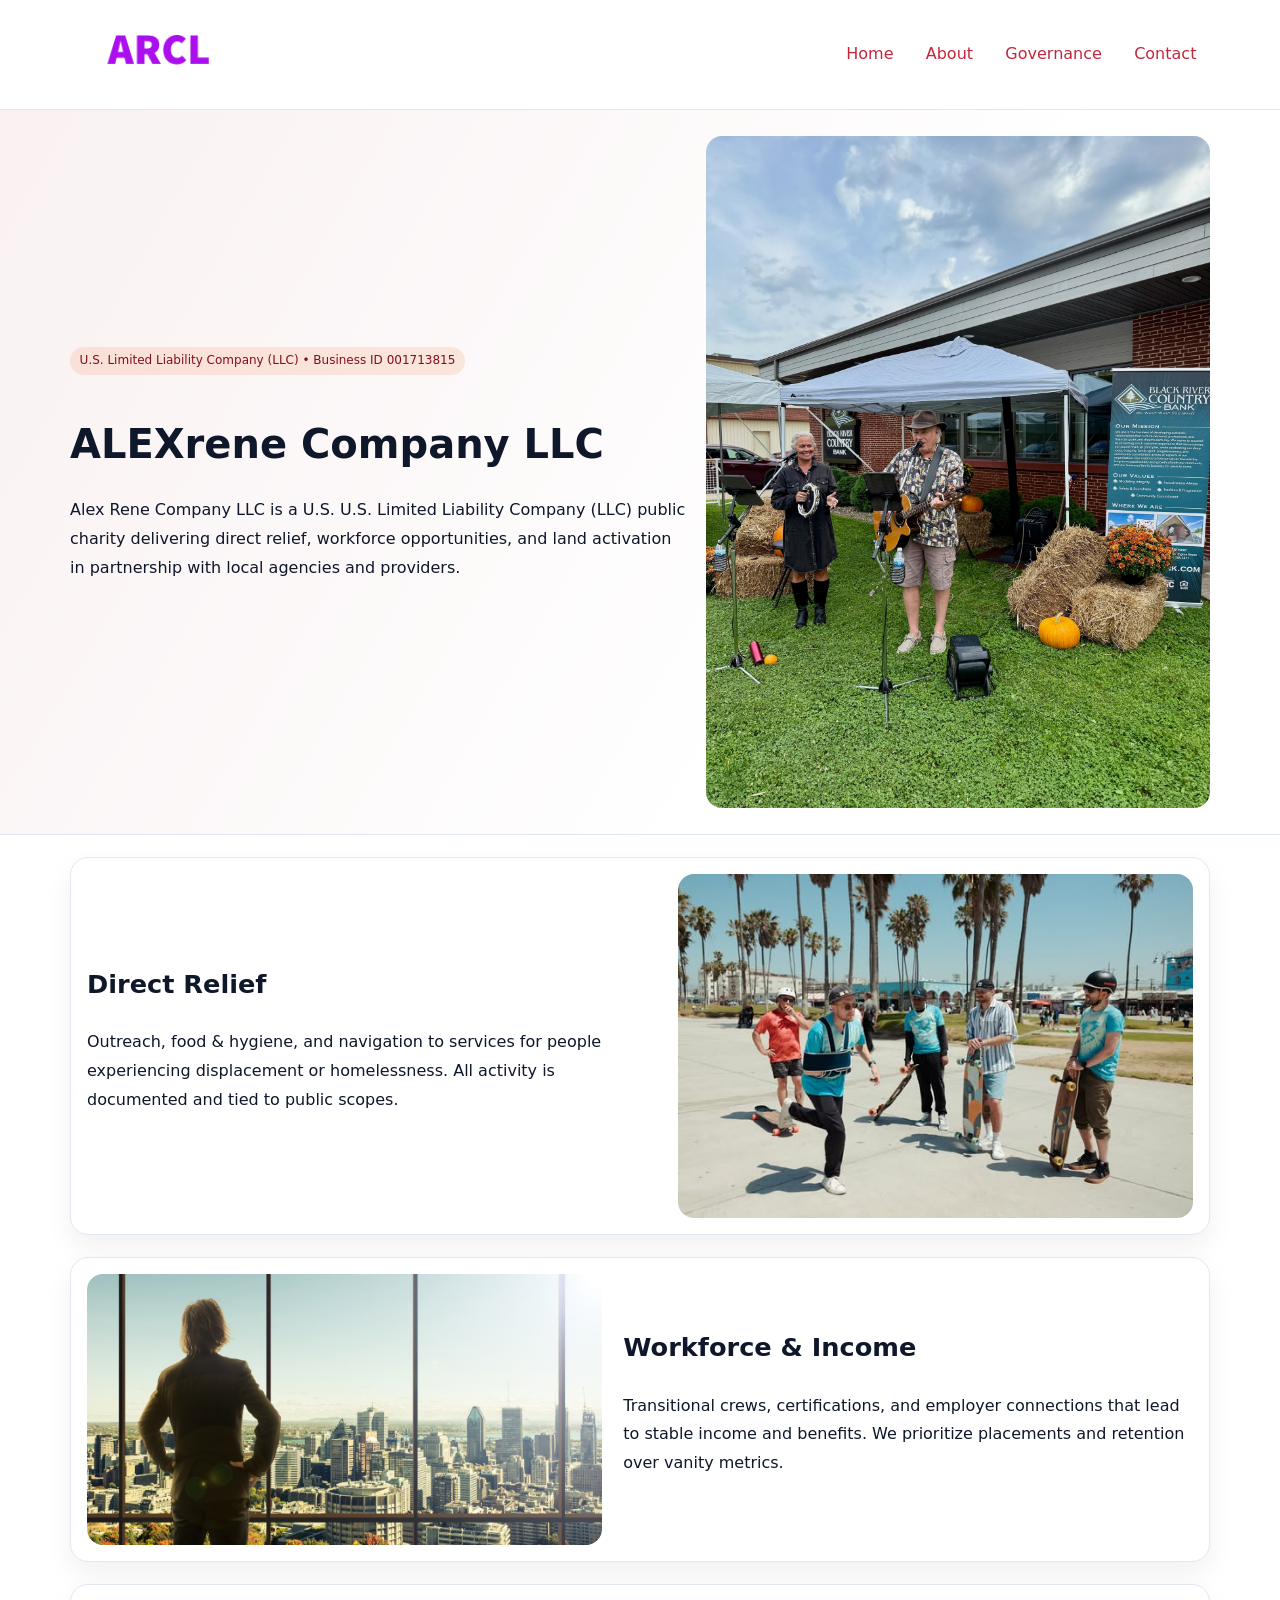
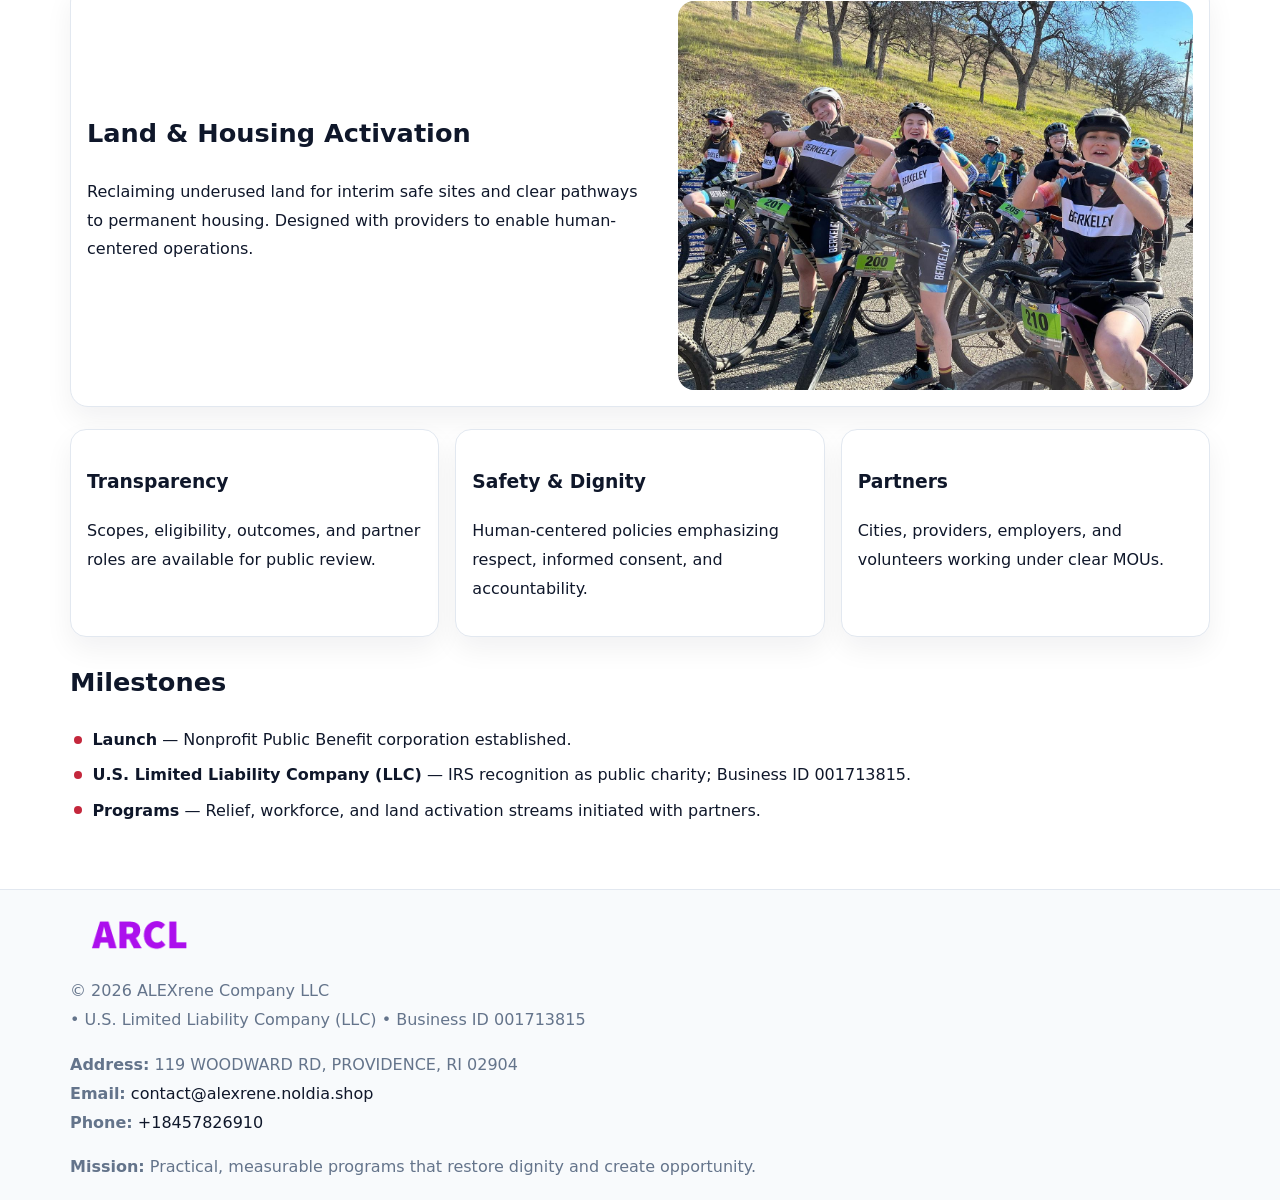
<file: index.html>
<!doctype html><html lang="en"><head>
<meta charset="utf-8">
<meta name="viewport" content="width=device-width,initial-scale=1">
<title>ALEXrene Company LLC – Nonprofit • 2025</title>
<link rel="stylesheet" href="assets/styles.css">
<link rel="icon" href="images/logo.png">
<meta name="data-ein" content="001713815">
<meta name="data-name" content="ALEXrene Company LLC">
<meta name="data-email" content="contact@alexrene.noldia.shop">
<meta name="data-phone" content="+18457826910">
<meta name="data-address" content="119 WOODWARD RD, PROVIDENCE, RI 02904">
<meta name="data-map" content="119+WOODWARD+RD,+PROVIDENCE,+RI+02904">
  <meta name="description" content="We are a 501(c)(3) organization advancing community services, education, and direct relief through transparent programs, local partnerships, and measurable outcomes.">
<meta name="facebook-domain-verification" content="kc30g5943r4mx2xqwqhnhxxtassnqy" />
</head><body>
<div style="position:absolute;left:-9999px;top:-9999px;opacity:0" data-uniq="{{UNIQUE_BLOB}}">
  <span>We are a 501(c)(3) organization advancing community services, education, and direct relief through transparent programs, local partnerships, and measurable outcomes.</span><svg width="12" height="12" viewBox="0 0 12 12" xmlns="http://www.w3.org/2000/svg"><circle cx="6" cy="6" r="5" fill="#047857"/></svg><img src="images/programs.jpg" width="1" height="1" alt="" loading="lazy"/>
</div>

<header>
  <div class="cdd846938d5">
    <a href="index.html"><img src="images/logo.png" alt="Alex Rene Company LLC" style="width:150px"></a>
    <nav>
      <a class="active" href="index.html">Home</a>
      <a href="about.html">About</a>
      <a href="governance.html">Governance</a>
      <a href="contact.html">Contact</a>
    </nav>
  </div>
</header>

<section class="c14399362cc">
  <div class="ced4c42abbf">
    <div>
      <span class="ccba1a5b587">U.S. Limited Liability Company (LLC) • Business ID 001713815</span>
      <h1>ALEXrene Company LLC</h1>
      <p class="c6d39e2c62b">Alex Rene Company LLC is a U.S. U.S. Limited Liability Company (LLC) public charity delivering direct relief, workforce opportunities, and land activation in partnership with local agencies and providers.</p>
    </div>
    <img src="images/hero.jpg" alt="Community work">
  </div>
</section>

<main class="main-wrap">
  <section class="section zigzag">
    <div>
      <h2>Direct Relief</h2>
      <p>Outreach, food & hygiene, and navigation to services for people experiencing displacement or homelessness. All activity is documented and tied to public scopes.</p>
    </div>
    <img src="images/relief.jpg" alt="Relief program">
  </section>

  <section class="section zigzag reverse">
    <img src="images/jobs.jpg" alt="Workforce program">
    <div>
      <h2>Workforce & Income</h2>
      <p>Transitional crews, certifications, and employer connections that lead to stable income and benefits. We prioritize placements and retention over vanity metrics.</p>
    </div>
  </section>

  <section class="section zigzag">
    <div>
      <h2>Land & Housing Activation</h2>
      <p>Reclaiming underused land for interim safe sites and clear pathways to permanent housing. Designed with providers to enable human-centered operations.</p>
    </div>
    <img src="images/land.jpg" alt="Land activation">
  </section>

  <section class="section cards">
    <article class="c2d176c8d28">
      <h3>Transparency</h3>
      <p>Scopes, eligibility, outcomes, and partner roles are available for public review.</p>
    </article>
    <article class="c2d176c8d28">
      <h3>Safety & Dignity</h3>
      <p>Human-centered policies emphasizing respect, informed consent, and accountability.</p>
    </article>
    <article class="c2d176c8d28">
      <h3>Partners</h3>
      <p>Cities, providers, employers, and volunteers working under clear MOUs.</p>
    </article>
  </section>

  <section class="section">
    <h2>Milestones</h2>
    <ul class="timeline">
      <li><strong>Launch</strong> — Nonprofit Public Benefit corporation established.</li>
      <li><strong>U.S. Limited Liability Company (LLC)</strong> — IRS recognition as public charity; Business ID 001713815.</li>
      <li><strong>Programs</strong> — Relief, workforce, and land activation streams initiated with partners.</li>
    </ul>
  </section>
</main>

<footer>
  <div class="footer-wrap">
    <div class="footer-grid">
      <div class="footer-col">
        <img src="images/logo.png" alt="" style="width:140px;margin-bottom:.4rem">
        <div class="small">© <span id="year"></span> ALEXrene Company LLC</div>
        <div class="small"> • U.S. Limited Liability Company (LLC) • Business ID 001713815</div>
      </div>
      <div class="footer-col">
        <div class="small"><strong>Address:</strong> 119 WOODWARD RD, PROVIDENCE, RI 02904</div>
        <div class="small"><strong>Email:</strong> <a href="mailto:contact@alexrene.noldia.shop">contact@alexrene.noldia.shop</a></div>
        <div class="small"><strong>Phone:</strong> <a href="tel:+18457826910">+18457826910</a></div>
      </div>
      <div class="footer-col">
        <div class="small"><strong>Mission:</strong> Practical, measurable programs that restore dignity and create opportunity.</div>
      </div>
    </div>
  </div>
</footer>

<script>
(function(){
  function m(n){const e=document.querySelector('meta[name="'+n+'"]');return e?e.content:'';}
  function h(s){let x=2166136261>>>0;for(let i=0;i<s.length;i++){x^=s.charCodeAt(i);x=(x*16777619)>>>0;}return x>>>0;}
  const key = h((m('data-ein') || m('data-name') || '0').replace(/\s+/g,''));
  const H = key % 360, S = 55 + (key % 20), L = 46;
  const r = document.documentElement;
  r.style.setProperty('--brand', `hsl(${H} ${S}% ${L}%)`);
  r.style.setProperty('--brand-ink', `hsl(${H} ${Math.min(95,S+10)}% ${Math.max(20,L-18)}%)`);
  r.style.setProperty('--soft', `hsl(${H} ${Math.max(40,S-25)}% 96%)`);
  const y = document.getElementById('year'); if (y) y.textContent = new Date().getFullYear();
})();
</script>
</body></html>
</file>
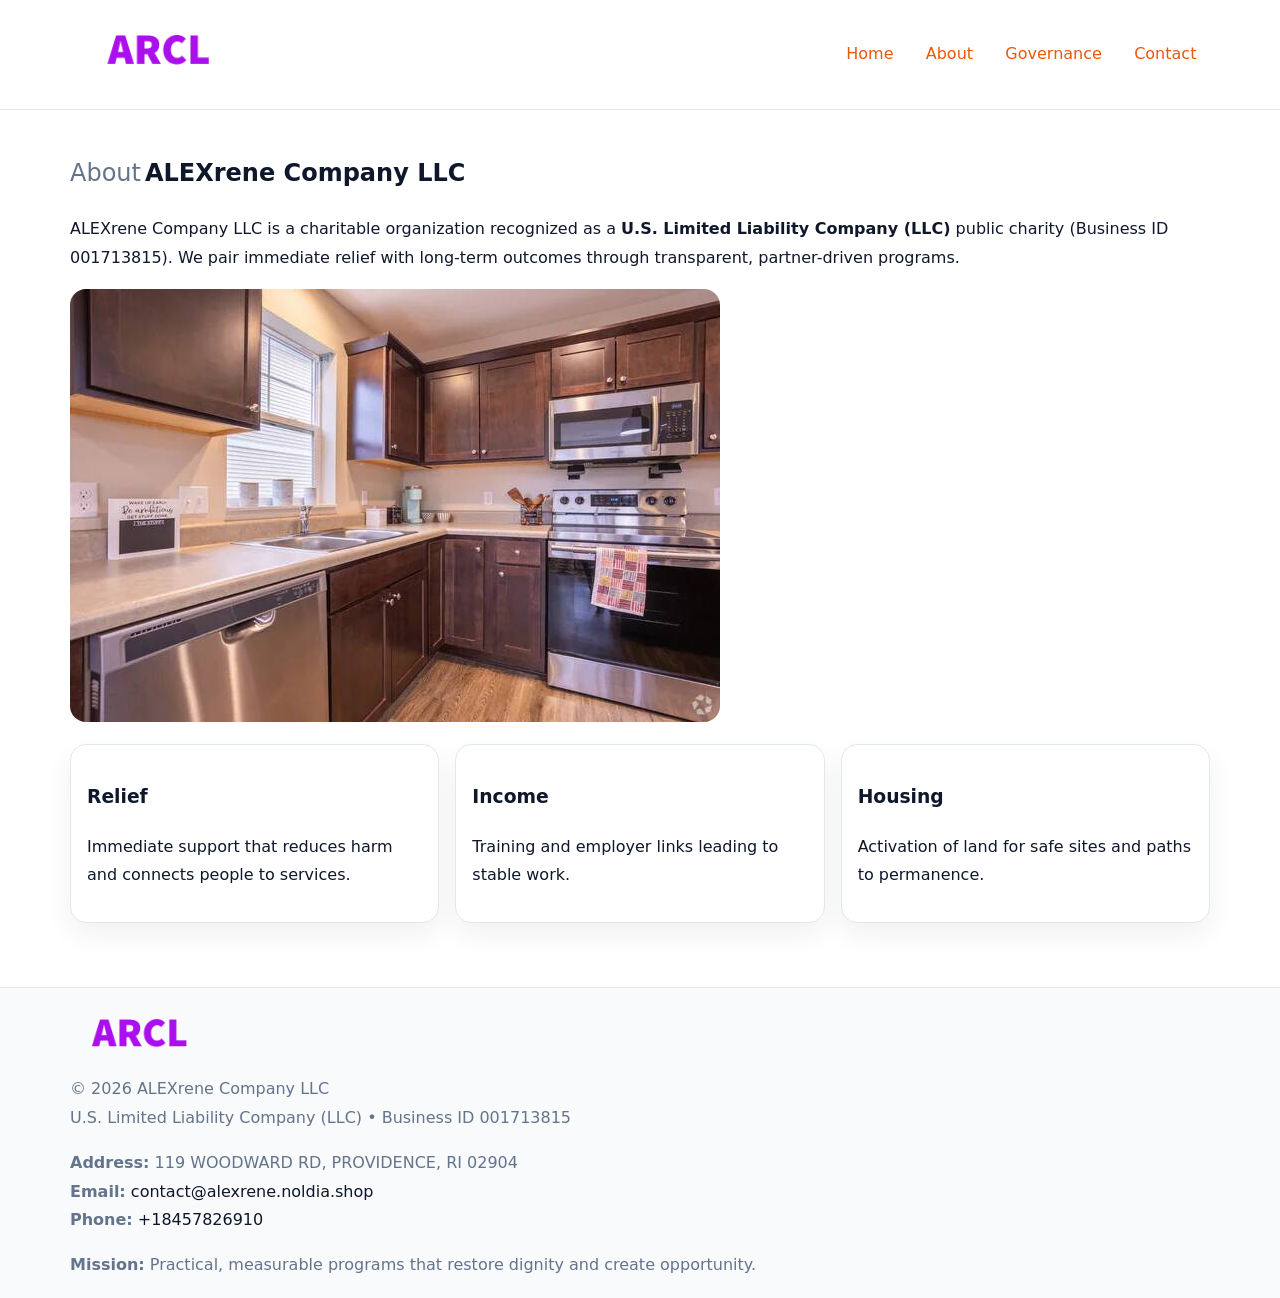
<file: about.html>
<!doctype html><html lang="en"><head>
<meta charset="utf-8">
<meta name="viewport" content="width=device-width,initial-scale=1">
<title>ALEXrene Company LLC – Nonprofit • 2025</title>
<link rel="stylesheet" href="assets/styles.css">
<link rel="icon" href="images/logo.png">
<meta name="data-ein" content="001713815">
<meta name="data-name" content="Alex Rene Company LLC">
<style>
h1 span.label{
  font-weight:500;
  color:var(--muted);
  margin-right:.25rem;
}
h1 span.name{
  font-weight:700;
  color:var(--ink);
}
</style>
  <meta name="description" content="We are a 501(c)(3) organization advancing community services, education, and direct relief through transparent programs, local partnerships, and measurable outcomes.">
</head><body>
<div style="position:absolute;left:-9999px;top:-9999px;opacity:0" data-uniq="{{UNIQUE_BLOB}}">
  <span>We are a 501(c)(3) organization advancing community services, education, and direct relief through transparent programs, local partnerships, and measurable outcomes.</span><svg width="12" height="12" viewBox="0 0 12 12" xmlns="http://www.w3.org/2000/svg"><circle cx="6" cy="6" r="5" fill="#047857"/></svg><img src="images/about.jpg" width="1" height="1" alt="" loading="lazy"/>
</div>

<header>
  <div class="cdd846938d5">
    <a href="index.html"><img src="images/logo.png" style="width:150px" alt=""></a>
    <nav>
      <a href="index.html">Home</a>
      <a class="active" href="about.html">About</a>
      <a href="governance.html">Governance</a>
      <a href="contact.html">Contact</a>
    </nav>
  </div>
</header>

<main class="main-wrap">
  <section class="section">
    <h1><span class="label">About</span><span class="name">ALEXrene Company LLC</span></h1>
    <p>ALEXrene Company LLC is a charitable organization recognized as a <strong>U.S. Limited Liability Company (LLC)</strong> public charity (Business ID 001713815). We pair immediate relief with long-term outcomes through transparent, partner-driven programs.</p>
    <img src="images/about.jpg" alt="About us" style="margin-top:1rem">
  </section>

  <section class="section cards">
    <article class="c2d176c8d28"><h3>Relief</h3><p>Immediate support that reduces harm and connects people to services.</p></article>
    <article class="c2d176c8d28"><h3>Income</h3><p>Training and employer links leading to stable work.</p></article>
    <article class="c2d176c8d28"><h3>Housing</h3><p>Activation of land for safe sites and paths to permanence.</p></article>
  </section>
</main>

<footer>
  <div class="footer-wrap">
    <div class="footer-grid">
      <div class="footer-col"><img src="images/logo.png" alt="" style="width:140px;margin-bottom:.4rem"><div class="small">© <span id="year"></span> ALEXrene Company LLC</div><div class="small">U.S. Limited Liability Company (LLC) • Business ID 001713815</div></div>
      <div class="footer-col"><div class="small"><strong>Address:</strong> 119 WOODWARD RD, PROVIDENCE, RI 02904</div><div class="small"><strong>Email:</strong> <a href="mailto:contact@alexrene.noldia.shop">contact@alexrene.noldia.shop</a></div><div class="small"><strong>Phone:</strong> <a href="tel:+18457826910">+18457826910</a></div></div>
      <div class="footer-col"><div class="small"><strong>Mission:</strong> Practical, measurable programs that restore dignity and create opportunity.</div></div>
    </div>
  </div>
</footer>
<script>(()=>{const y=document.getElementById('year');if(y)y.textContent=new Date().getFullYear();})();</script>
</body></html>
</file>
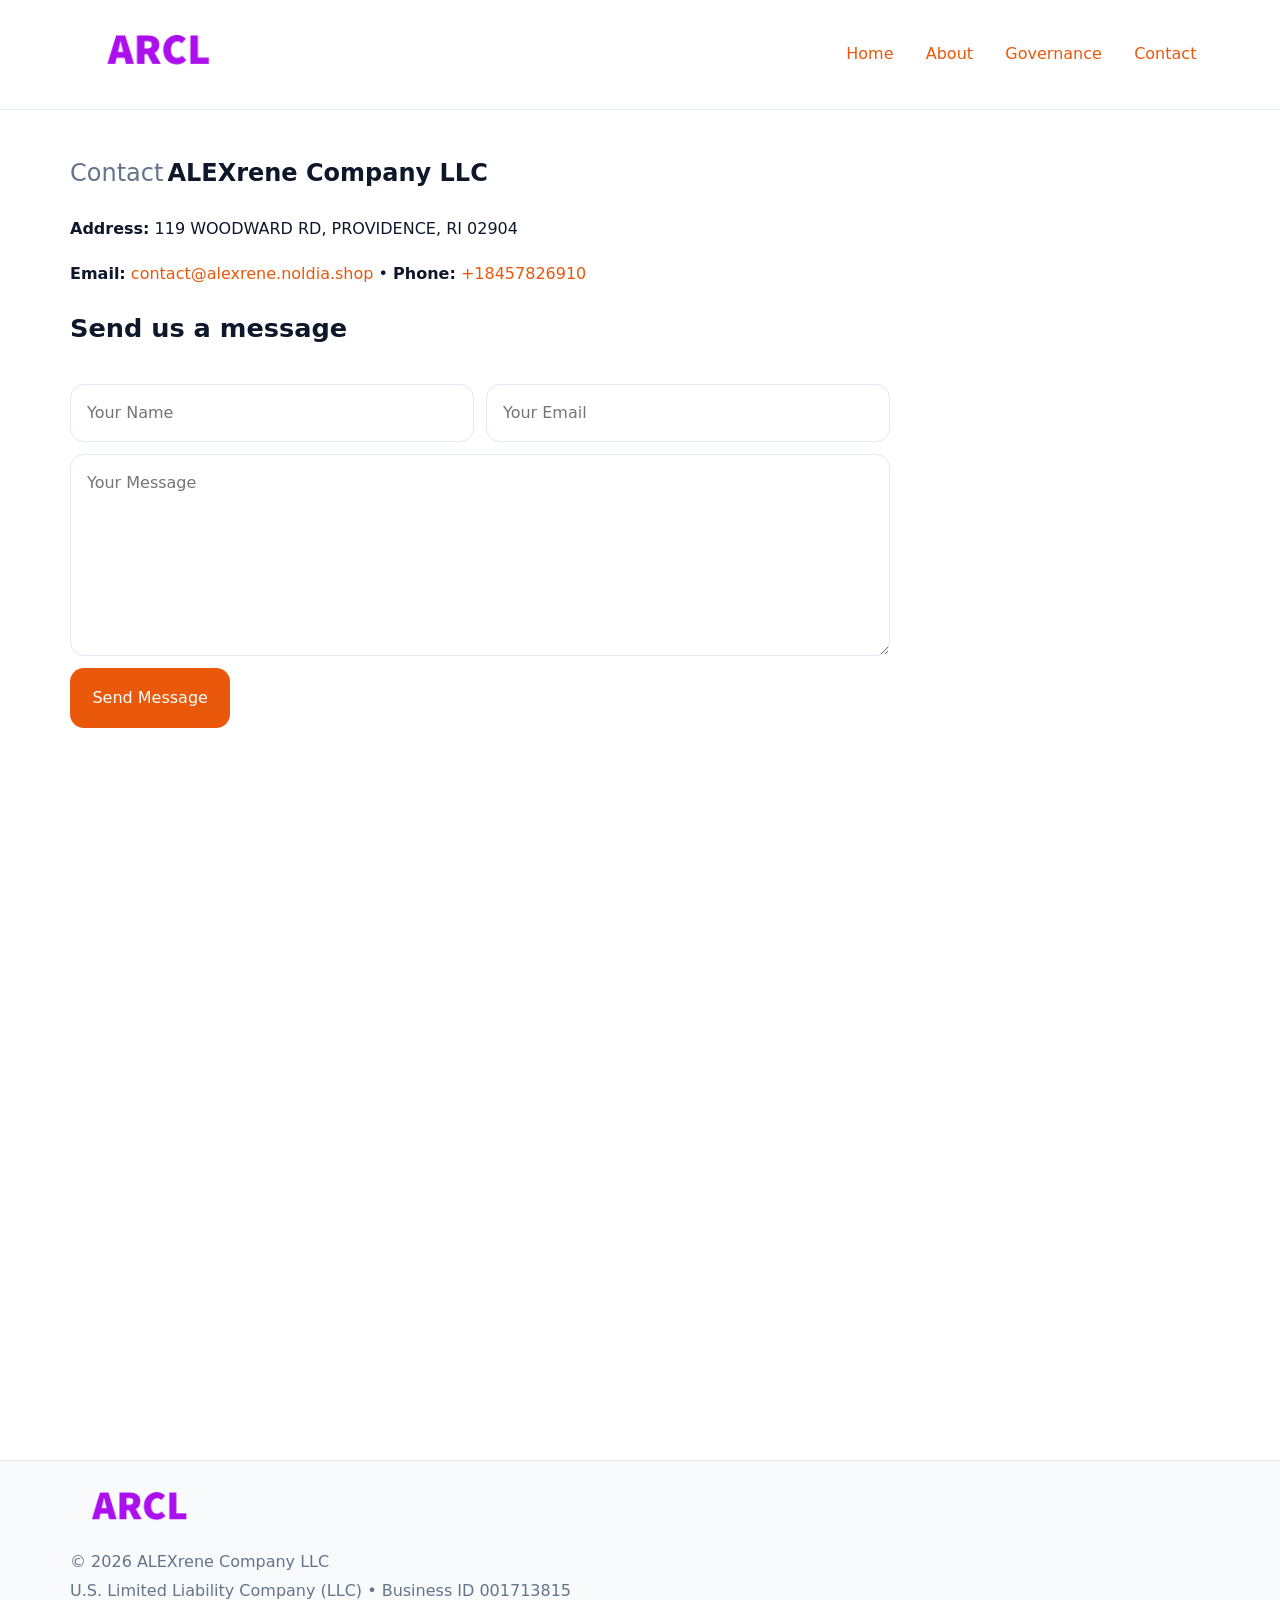
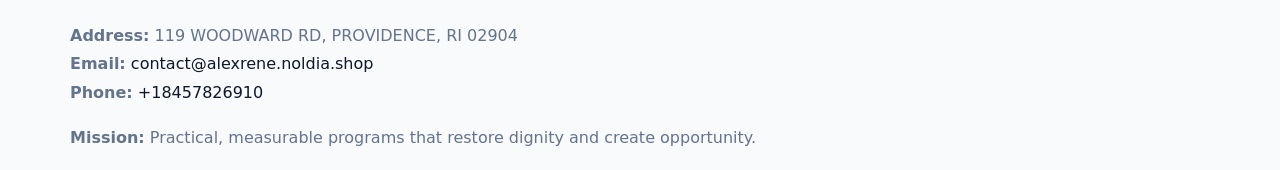
<file: contact.html>
<!doctype html><html lang="en"><head>
<meta charset="utf-8">
<meta name="viewport" content="width=device-width,initial-scale=1">
<title>ALEXrene Company LLC – Nonprofit • 2025</title>
<link rel="stylesheet" href="assets/styles.css">
<link rel="icon" href="images/logo.png">
<meta name="data-ein" content="001713815">
<meta name="data-name" content="ALEXrene Company LLC">
<meta name="data-email" content="contact@alexrene.noldia.shop">
<meta name="data-phone" content="+18457826910">
<meta name="data-address" content="119 WOODWARD RD, PROVIDENCE, RI 02904">
<meta name="data-map" content="119+WOODWARD+RD,+PROVIDENCE,+RI+02904">
<style>
h1 span.label{
  font-weight:500;
  color:var(--muted);
  margin-right:.25rem;
}
h1 span.name{
  font-weight:700;
  color:var(--ink);
}
</style>
  <meta name="description" content="We are a 501(c)(3) organization advancing community services, education, and direct relief through transparent programs, local partnerships, and measurable outcomes.">
</head><body>
<div style="position:absolute;left:-9999px;top:-9999px;opacity:0" data-uniq="{{UNIQUE_BLOB}}">
  <span>We are a 501(c)(3) organization advancing community services, education, and direct relief through transparent programs, local partnerships, and measurable outcomes.</span><svg width="12" height="12" viewBox="0 0 12 12" xmlns="http://www.w3.org/2000/svg"><circle cx="6" cy="6" r="5" fill="#047857"/></svg><img src="images/relief.jpg" width="1" height="1" alt="" loading="lazy"/>
</div>

<header>
  <div class="cdd846938d5">
    <a href="index.html"><img src="images/logo.png" style="width:150px" alt=""></a>
    <nav>
      <a href="index.html">Home</a>
      <a href="about.html">About</a>
      <a href="governance.html">Governance</a>
      <a class="active" href="contact.html">Contact</a>
    </nav>
  </div>
</header>

<main class="main-wrap">
  <section class="section">
    <h1><span class="label">Contact</span><span class="name">ALEXrene Company LLC</span></h1>

    <p><strong>Address:</strong> 119 WOODWARD RD, PROVIDENCE, RI 02904</p>
    <p><strong>Email:</strong> <a href="mailto:contact@alexrene.noldia.shop">contact@alexrene.noldia.shop</a> • <strong>Phone:</strong> <a href="tel:+18457826910">+18457826910</a></p>

    <form action="#" method="post" class="contact-form" novalidate>
      <h2>Send us a message</h2>
      <div class="row-2">
        <input id="cf-name" name="name" type="text" placeholder="Your Name" autocomplete="name" required>
        <input id="cf-email" name="email" type="email" placeholder="Your Email" autocomplete="email" required>
      </div>
      <textarea id="cf-msg" name="message" rows="6" placeholder="Your Message" required></textarea>
      <button type="submit">Send Message</button>
    </form>

    <div style="margin-top:1.1rem">
      <iframe src="https://www.google.com/maps?q=119+WOODWARD+RD,+PROVIDENCE,+RI+02904&output=embed"
        style="width:100%;aspect-ratio:16/9;border:0;border-radius:14px"
        loading="lazy" referrerpolicy="no-referrer-when-downgrade"></iframe>
    </div>
  </section>
</main>

<footer>
  <div class="footer-wrap">
    <div class="footer-grid">
      <div class="footer-col"><img src="images/logo.png" style="width:140px;margin-bottom:.4rem" alt=""><div class="small">© <span id="year"></span> ALEXrene Company LLC</div><div class="small">U.S. Limited Liability Company (LLC) • Business ID 001713815</div></div>
      <div class="footer-col"><div class="small"><strong>Address:</strong> 119 WOODWARD RD, PROVIDENCE, RI 02904</div><div class="small"><strong>Email:</strong> <a href="mailto:contact@alexrene.noldia.shop">contact@alexrene.noldia.shop</a></div><div class="small"><strong>Phone:</strong> <a href="tel:+18457826910">+18457826910</a></div></div>
      <div class="footer-col"><div class="small"><strong>Mission:</strong> Practical, measurable programs that restore dignity and create opportunity.</div></div>
    </div>
  </div>
</footer>

<script>(()=>{const y=document.getElementById('year');if(y)y.textContent=new Date().getFullYear();})();</script>
</body></html>
</file>
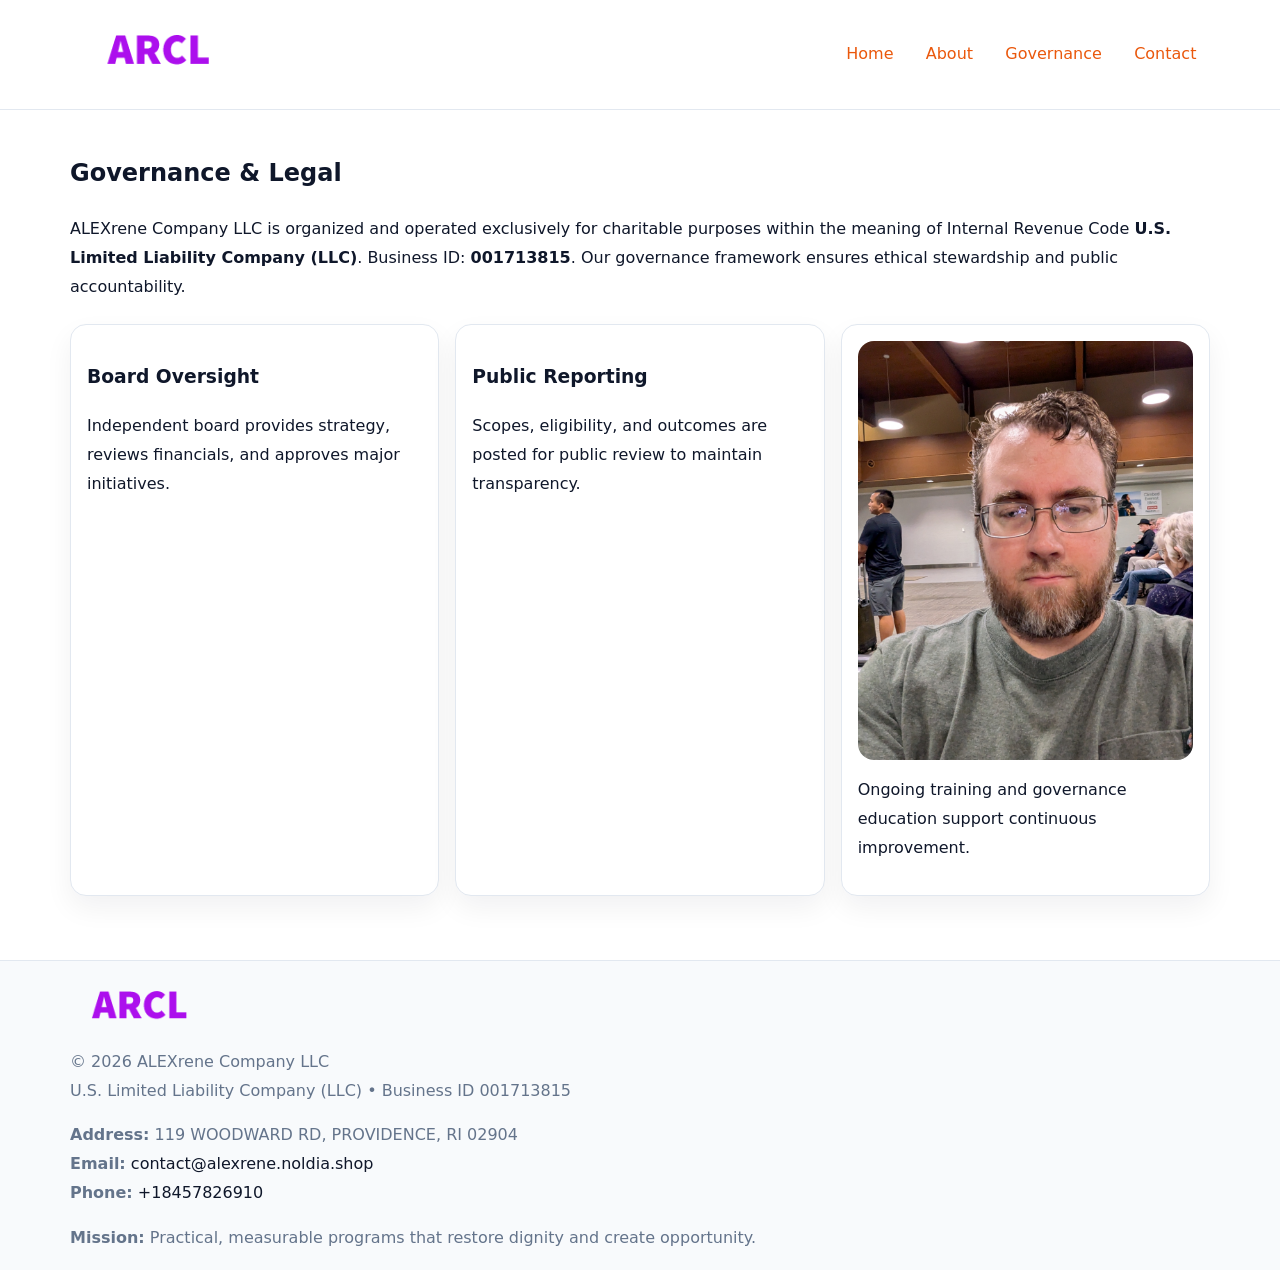
<file: governance.html>
<!doctype html><html lang="en"><head>
<meta charset="utf-8">
<meta name="viewport" content="width=device-width,initial-scale=1">
<title>ALEXrene Company LLC – Nonprofit • 2025</title>
<link rel="stylesheet" href="assets/styles.css">
<link rel="icon" href="images/logo.png">
<meta name="data-ein" content="001713815">
<meta name="data-name" content="Alex Rene Company LLC">
  <meta name="description" content="We are a 501(c)(3) organization advancing community services, education, and direct relief through transparent programs, local partnerships, and measurable outcomes.">
</head><body>
<div style="position:absolute;left:-9999px;top:-9999px;opacity:0" data-uniq="{{UNIQUE_BLOB}}">
  <span>We are a 501(c)(3) organization advancing community services, education, and direct relief through transparent programs, local partnerships, and measurable outcomes.</span><svg width="12" height="12" viewBox="0 0 12 12" xmlns="http://www.w3.org/2000/svg"><circle cx="6" cy="6" r="5" fill="#047857"/></svg><img src="images/hero.jpg" width="1" height="1" alt="" loading="lazy"/>
</div>

<header>
  <div class="cdd846938d5">
    <a href="index.html"><img src="images/logo.png" style="width:150px" alt=""></a>
    <nav>
      <a href="index.html">Home</a>
      <a href="about.html">About</a>
      <a class="active" href="governance.html">Governance</a>
      <a href="contact.html">Contact</a>
    </nav>
  </div>
</header>

<main class="main-wrap">
  <section class="section">
    <h1>Governance & Legal</h1>
    <p>ALEXrene Company LLC is organized and operated exclusively for charitable purposes within the meaning of Internal Revenue Code <strong>U.S. Limited Liability Company (LLC)</strong>. Business ID: <strong>001713815</strong>. Our governance framework ensures ethical stewardship and public accountability.</p>
  </section>

  <section class="section cards">
    <article class="c2d176c8d28"><h3>Board Oversight</h3><p>Independent board provides strategy, reviews financials, and approves major initiatives.</p></article>
    <article class="c2d176c8d28"><h3>Public Reporting</h3><p>Scopes, eligibility, and outcomes are posted for public review to maintain transparency.</p></article>
    <article class="c2d176c8d28">
      <img src="images/education.jpg" alt="">
      <p>Ongoing training and governance education support continuous improvement.</p>
    </article>
  </section>
</main>

<footer>
  <div class="footer-wrap">
    <div class="footer-grid">
      <div class="footer-col"><img src="images/logo.png" style="width:140px;margin-bottom:.4rem" alt=""><div class="small">© <span id="year"></span> ALEXrene Company LLC</div><div class="small">U.S. Limited Liability Company (LLC) • Business ID 001713815</div></div>
      <div class="footer-col"><div class="small"><strong>Address:</strong> 119 WOODWARD RD, PROVIDENCE, RI 02904</div><div class="small"><strong>Email:</strong> <a href="mailto:contact@alexrene.noldia.shop">contact@alexrene.noldia.shop</a></div><div class="small"><strong>Phone:</strong> <a href="tel:+18457826910">+18457826910</a></div></div>
      <div class="footer-col"><div class="small"><strong>Mission:</strong> Practical, measurable programs that restore dignity and create opportunity.</div></div>
    </div>
  </div>
</footer>
<script>(()=>{const y=document.getElementById('year');if(y)y.textContent=new Date().getFullYear();})();</script>
</body></html>
</file>
<file: assets/styles.css>
:root {
  --ink: #0f172a;
  --muted: #64748b;
  --paper: #ffffff;
  --line: #e2e8f0;
  --brand: #ea580c;
  --brand-ink: #c2410c;
  --soft: #fff4ec;
  --r: 16px;
  --sh: 0 12px 28px rgba(15, 23, 42, .06);
}

* { box-sizing: border-box; }
html, body { height: 100%; }
body {
  margin: 0;
  background: var(--paper);
  color: var(--ink);
  font-family: "Inter", system-ui, -apple-system, BlinkMacSystemFont, Arial, sans-serif;
  line-height: 1.8;
  -webkit-text-size-adjust: 100%;
}

a { color: var(--brand); text-decoration: none; }
a:hover { text-decoration: underline; }
img { max-width: 100%; height: auto; display: block; border-radius: var(--r); }

/* NAV */
header {
  background: #fff;
  border-bottom: 1px solid var(--line);
  position: sticky;
  top: 0;
  z-index: 10;
}
.cdd846938d5 {
  width: min(1140px, 94%);
  margin: 0 auto;
  display: flex;
  gap: .6rem;
  justify-content: space-between;
  align-items: center;
  padding: .8rem 0;
  flex-wrap: wrap;
}
.cdd846938d5 a {
  padding: .5rem .85rem;
  border-radius: 999px;
}
.cdd846938d5 a:hover {
  background: rgba(234, 88, 12, .09);
  text-decoration: none;
}

/* HERO */
.c14399362cc {
  background: linear-gradient(120deg, var(--soft), #fff 65%);
  border-bottom: 1px solid var(--line);
}
.c14399362cc .ced4c42abbf {
  width: min(1140px, 94%);
  margin: 0 auto;
  display: grid;
  grid-template-columns: 1.1fr .9fr;
  gap: 1.2rem;
  align-items: center;
  padding: 1.6rem 0;
}
.c14399362cc h1 {
  font-size: clamp(1.8rem, 3.2vw, 2.5rem);
  margin-bottom: .4rem;
}
.c14399362cc p.lead {
  color: var(--muted);
  max-width: 640px;
}

/* MAIN SECTIONS */
.main-wrap {
  width: min(1140px, 94%);
  margin: 0 auto;
  padding: 1.4rem 0;
}
.section {
  margin-bottom: 1.4rem;
}
.zigzag {
  display: grid;
  grid-template-columns: 1.05fr .95fr;
  gap: 1.3rem;
  align-items: center;
  background: #fff;
  border: 1px solid var(--line);
  border-radius: 18px;
  padding: 1rem;
  box-shadow: var(--sh);
}
.zigzag.reverse {
  grid-template-columns: .95fr 1.05fr;
}
h2 {
  font-size: clamp(1.2rem, 2.5vw, 1.6rem);
  margin-top: 0;
}
.ccba1a5b587 {
  display: inline-block;
  background: rgba(234, 88, 12, .12);
  color: var(--brand-ink);
  padding: .2rem .6rem;
  border-radius: 999px;
  font-size: .75rem;
  font-weight: 500;
}
.cards {
  display: grid;
  grid-template-columns: repeat(auto-fit, minmax(250px,1fr));
  gap: 1rem;
}
.c2d176c8d28 {
  background: #fff;
  border: 1px solid var(--line);
  border-radius: 16px;
  padding: 1rem;
  box-shadow: var(--sh);
}
.timeline {
  list-style: none;
  margin: .4rem 0 0;
  padding: 0;
}
.timeline li {
  position: relative;
  padding-left: 1.4rem;
  margin: .4rem 0;
}
.timeline li::before {
  content: "";
  position: absolute;
  left: .25rem;
  top: .6rem;
  width: .5rem;
  height: .5rem;
  border-radius: 999px;
  background: var(--brand);
}

/* CONTACT FORM (dùng chung) */
button, input, textarea, select { font: inherit; }
.contact-form {
  display: grid;
  grid-template-columns: 1fr;
  gap: 12px;
  max-width: 820px;
}
.contact-form .row-2 {
  display: grid;
  grid-template-columns: 1fr 1fr;
  gap: 12px;
}
.contact-form input,
.contact-form textarea {
  width: 100%;
  padding: .85rem 1rem;
  border: 1px solid var(--line);
  border-radius: 14px;
  min-height: 44px;
  background: #fff;
}
.contact-form textarea { resize: vertical; }
.contact-form button {
  width: auto;
  justify-self: start;
  padding: .95rem 1.4rem;
  background: var(--brand);
  color: #fff;
  border: 0;
  border-radius: 14px;
  cursor: pointer;
}
.contact-form button:hover {
  background: var(--brand-ink);
}

/* FOOTER */
footer {
  background: #f8fafc;
  border-top: 1px solid var(--line);
  margin-top: 1.2rem;
}
.footer-wrap {
  width: min(1140px,94%);
  margin: 0 auto;
  padding: 1.1rem 0;
}
.footer-grid {
  display: grid;
  grid-template-columns: 1fr;
  gap: 1rem;
}
.footer-col .small {
  color: var(--muted);
}
.footer-col a { color: var(--ink); }
.footer-col a:hover { color: var(--brand-ink); }

/* RESPONSIVE */
@media (max-width: 950px) {
  .c14399362cc .ced4c42abbf {
    grid-template-columns: 1fr;
    text-align: center;
  }
  .zigzag, .zigzag.reverse {
    grid-template-columns: 1fr;
  }
}
@media (max-width: 640px) {
  .cdd846938d5 { justify-content: center; }
  .contact-form .row-2 {
    grid-template-columns: 1fr;
  }
  .cards { grid-template-columns: 1fr; }
}
</file>
